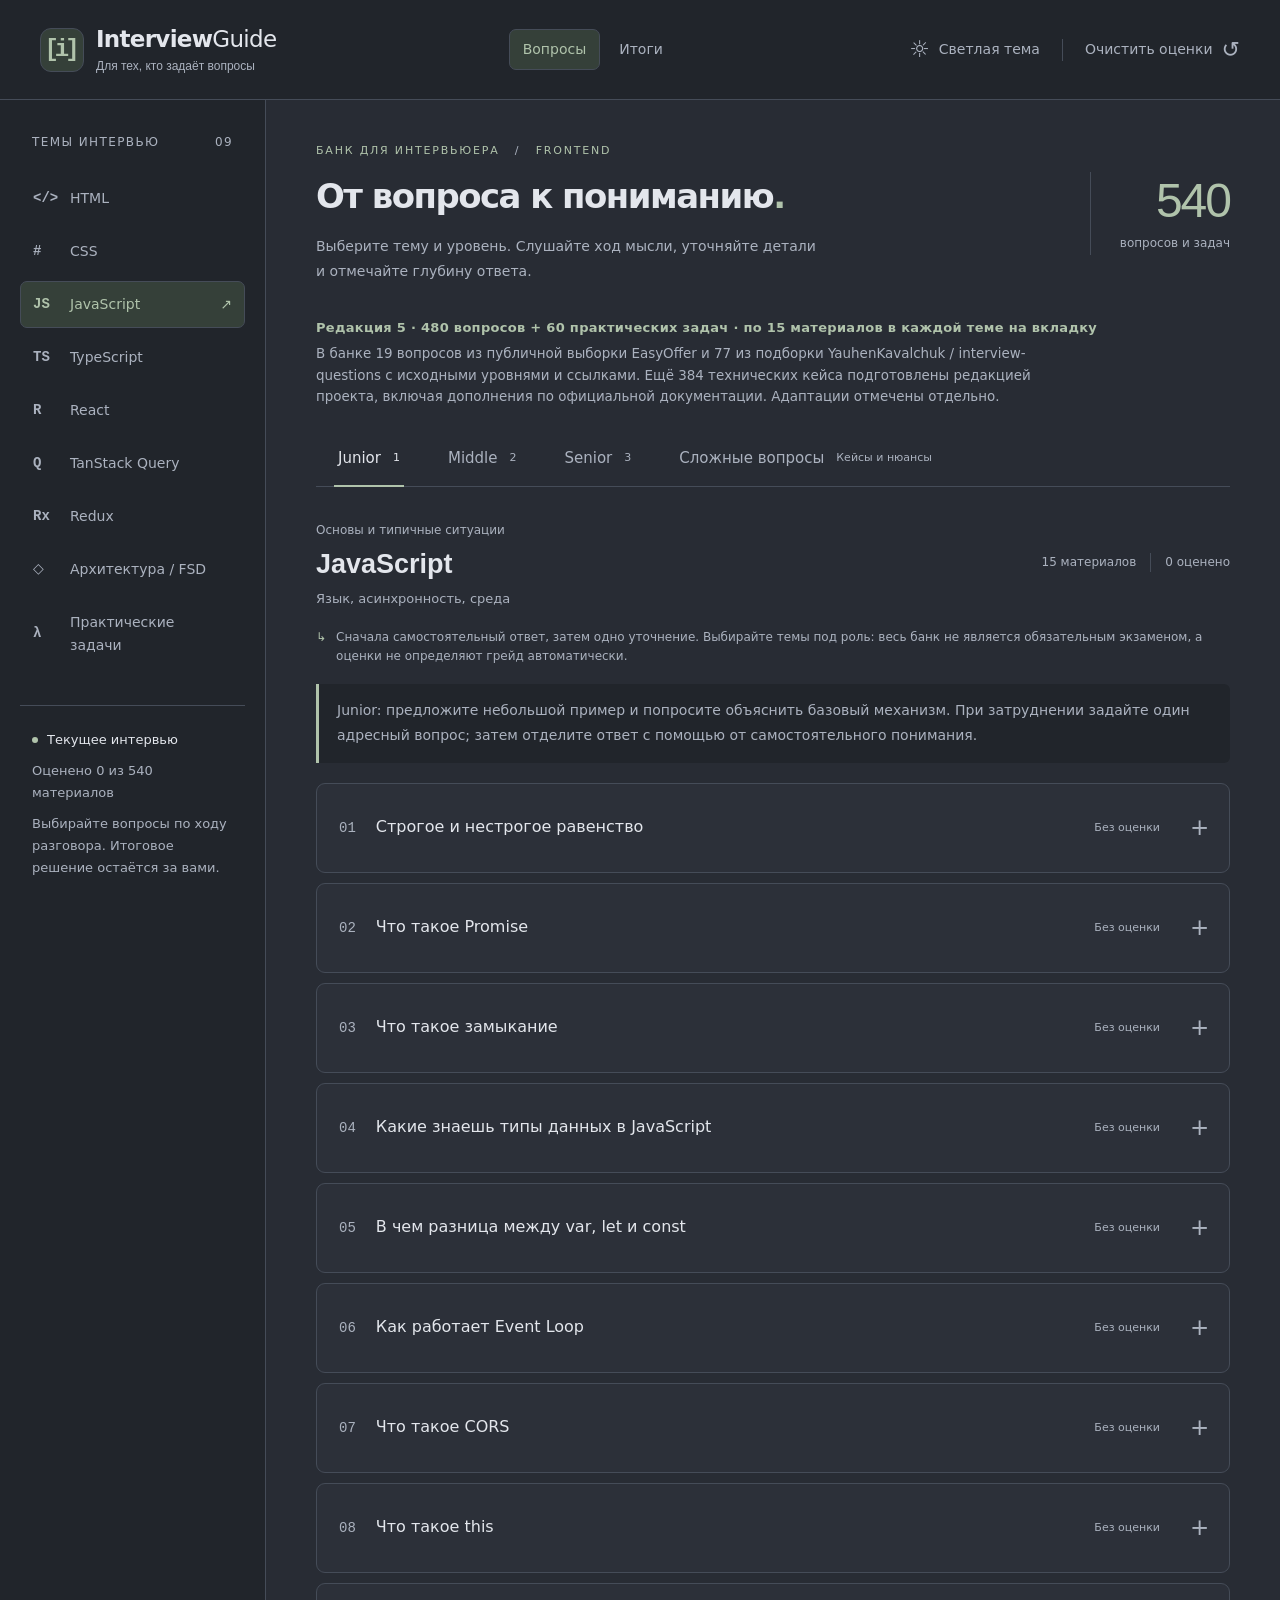
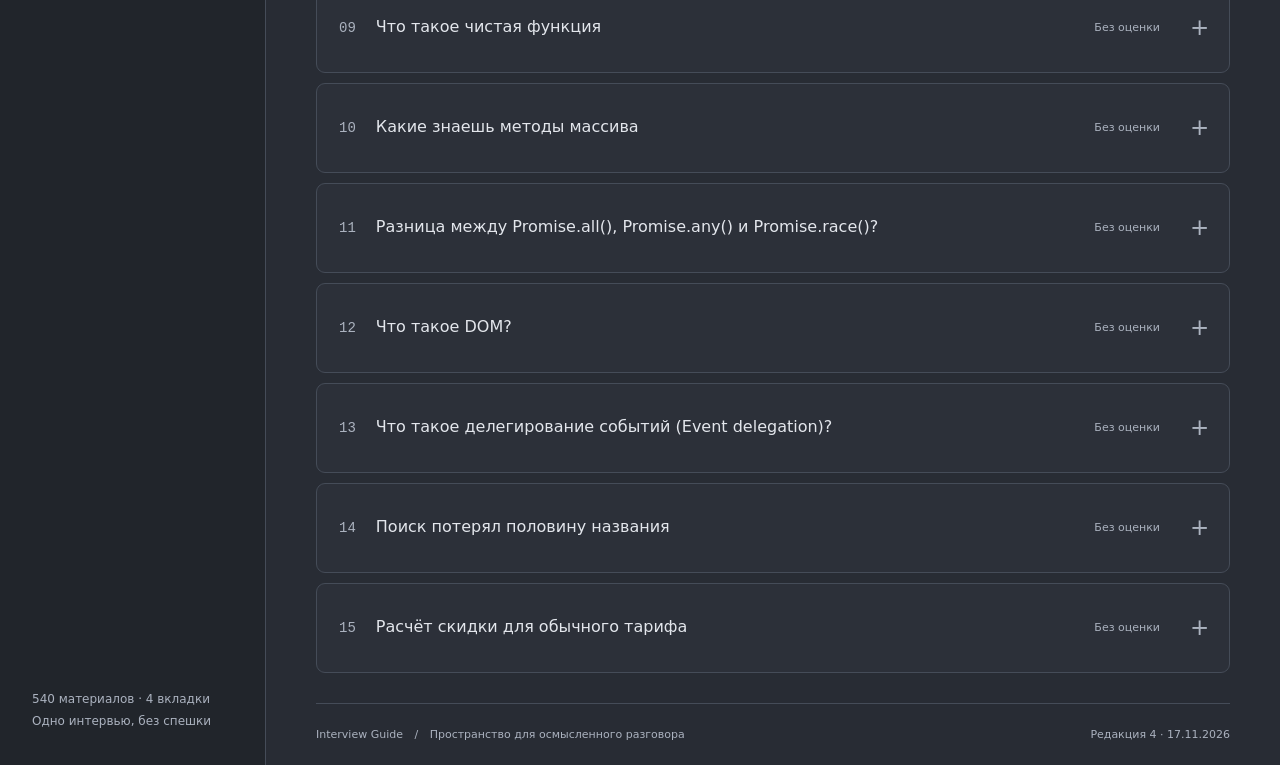
<file: index.html>
<!doctype html>
<html lang="ru" data-theme="dark">
<head>
<meta charset="utf-8"><meta name="viewport" content="width=device-width, initial-scale=1"><meta name="theme-color" content="#282c34">
<meta name="description" content="480 вопросов и 60 практических задач для фронтенд-интервью. Вопросы EasyOffer и GitHub, редакционные кейсы, ориентиры ответов и оценки интервью.">
<title>Interview Guide — материалы для интервьюера</title>
<style>html{background:#282c34;color:#abb2bf}html[data-theme=light]{background:#eae7df;color:#494d53}</style>
<script>try{if(localStorage.getItem('interview-guide.theme')==='light')document.documentElement.dataset.theme='light'}catch{}</script>
<link rel="stylesheet" href="styles.css?v=4-ui3">
<script defer src="data/catalog.js?v=5"></script>
<script defer src="data/html.js?v=5"></script><script defer src="data/css.js?v=5"></script><script defer src="data/javascript.js?v=5"></script><script defer src="data/typescript.js?v=5"></script><script defer src="data/react.js?v=5"></script><script defer src="data/tanstack-query.js?v=5"></script><script defer src="data/redux.js?v=5"></script><script defer src="data/architecture-fsd.js?v=5"></script><script defer src="data/coding.js?v=5"></script>
<script defer src="store.js?v=4"></script><script defer src="app.js?v=5"></script><script defer src="results-export.js?v=4-ui3"></script><script defer src="results.js?v=4-ui3"></script>
</head>
<body>
<a class="skip-link" href="#materials">Перейти к материалам</a>
<header class="topbar"><a href="#questions" class="brand" aria-label="Interview Guide, вопросы"><span class="brand-symbol" aria-hidden="true">[i]</span><span>Interview<span class="brand-light">Guide</span><small>Для тех, кто задаёт вопросы</small></span></a><nav class="screen-nav" aria-label="Разделы интервью"><a href="#questions" aria-current="page">Вопросы</a><a href="#results">Итоги</a></nav><div class="top-actions"><button id="theme-toggle" class="theme-toggle" role="switch" aria-checked="false" aria-label="Светлое оформление"><span id="theme-icon" aria-hidden="true">☼</span><span id="theme-label">Светлая тема</span></button><span class="action-separator"></span><button id="clear-ratings" class="clear-button">Очистить оценки <span aria-hidden="true">↺</span></button></div></header>
<div id="notices" class="notices global-notices" aria-live="polite"></div>
<div id="questions" class="workspace"><aside class="sidebar"><div class="sidebar-heading">Темы интервью <span>09</span></div><nav id="topic-nav" aria-label="Темы интервью"></nav><div class="interview-note"><span class="live-dot" aria-hidden="true"></span><strong>Текущее интервью</strong><p id="interview-progress">Подсчитываем материалы…</p><p>Выбирайте вопросы по ходу разговора. Итоговое решение остаётся за вами.</p></div><div class="sidebar-footer"><span id="sidebar-count"></span><br>Одно интервью, без спешки</div></aside>
<main id="materials" tabindex="-1"><div class="page-intro"><div><div class="eyebrow">БАНК ДЛЯ ИНТЕРВЬЮЕРА <span>/</span> FRONTEND</div><h1>От вопроса к пониманию<span>.</span></h1><p>Выберите тему и уровень. Слушайте ход мысли, уточняйте детали<br class="desktop-break"> и отмечайте глубину ответа.</p></div><div class="bank-count"><strong id="bank-count"></strong><span>вопросов и задач</span></div></div>
<p id="bank-revision" class="bank-revision">Редакция 5 · 480 вопросов + 60 практических задач · по 15 материалов в каждой теме на вкладку</p><p class="source-scope">В банке 19 вопросов из публичной выборки EasyOffer и 77 из подборки YauhenKavalchuk / interview-questions с исходными уровнями и ссылками. Ещё 384 технических кейса подготовлены редакцией проекта, включая дополнения по официальной документации. Адаптации отмечены отдельно.</p><div id="level-tabs" class="level-tabs" role="tablist" aria-label="Уровень материалов"></div>
<section id="material-panel" role="tabpanel" aria-labelledby="tab-junior"><div class="list-heading"><div><span id="topic-kicker" class="topic-kicker"></span><h2 id="topic-title">JavaScript</h2><p id="topic-description"></p></div><div class="list-meta"><span id="list-count"></span><span id="list-progress">0 оценено</span></div></div><div class="reading-hint"><span aria-hidden="true">↳</span> Сначала самостоятельный ответ, затем одно уточнение. Выбирайте темы под роль: весь банк не является обязательным экзаменом, а оценки не определяют грейд автоматически.</div><p id="level-guidance" class="level-guidance"></p><div id="material-list" class="material-list"></div></section>
<footer class="main-footer"><span>Interview Guide <span aria-hidden="true">/</span> Пространство для осмысленного разговора</span><span>Редакция 4 · 17.11.2026</span></footer></main></div>
<main id="results" class="results-screen" tabindex="-1" hidden aria-labelledby="results-title"><div class="page-intro"><div><div class="eyebrow">ТЕКУЩЕЕ ИНТЕРВЬЮ <span>/</span> ИТОГИ</div><h1 id="results-title">Разговор в деталях<span>.</span></h1><p>Каждый круг — отдельный уровень материалов. Размер сектора показывает долю темы<br class="desktop-break"> среди оценённых вопросов этого уровня, включая отметку «Не ответил».</p></div></div><p id="results-progress" class="results-progress"></p><p class="results-guidance">Выберите тему в круге или легенде, чтобы увидеть четыре оценки и покрытие доступных материалов этой темы. Вопросы без отметки не входят в диаграмму. Итоговое решение остаётся за вами.</p><div id="results-export" class="results-export" role="group" aria-label="Скачать итоги интервью"><button type="button" data-export="docx">Скачать Word (.docx)</button><button type="button" data-export="xlsx">Скачать Excel (.xlsx)</button></div><p id="export-status" class="export-status" role="status" aria-live="polite"></p><div id="results-grid" class="results-grid"></div><footer class="main-footer"><span>Interview Guide <span aria-hidden="true">/</span> Одно интервью, четыре уровня материалов</span><span>Доли тем не означают процент знания</span></footer></main>
<dialog id="clear-dialog" aria-labelledby="clear-title"><span class="dialog-symbol" aria-hidden="true">↺</span><h2 id="clear-title">Начать новое интервью?</h2><p>Очистить оценки текущего интервью во всех темах и уровнях?</p><form method="dialog" class="dialog-actions"><button value="cancel" autofocus>Отмена</button><button value="clear" class="confirm-clear">Очистить</button></form></dialog>
<noscript><p class="notice">Включите JavaScript, чтобы открыть вопросы и сохранить оценки.</p></noscript>
</body></html>
</file>
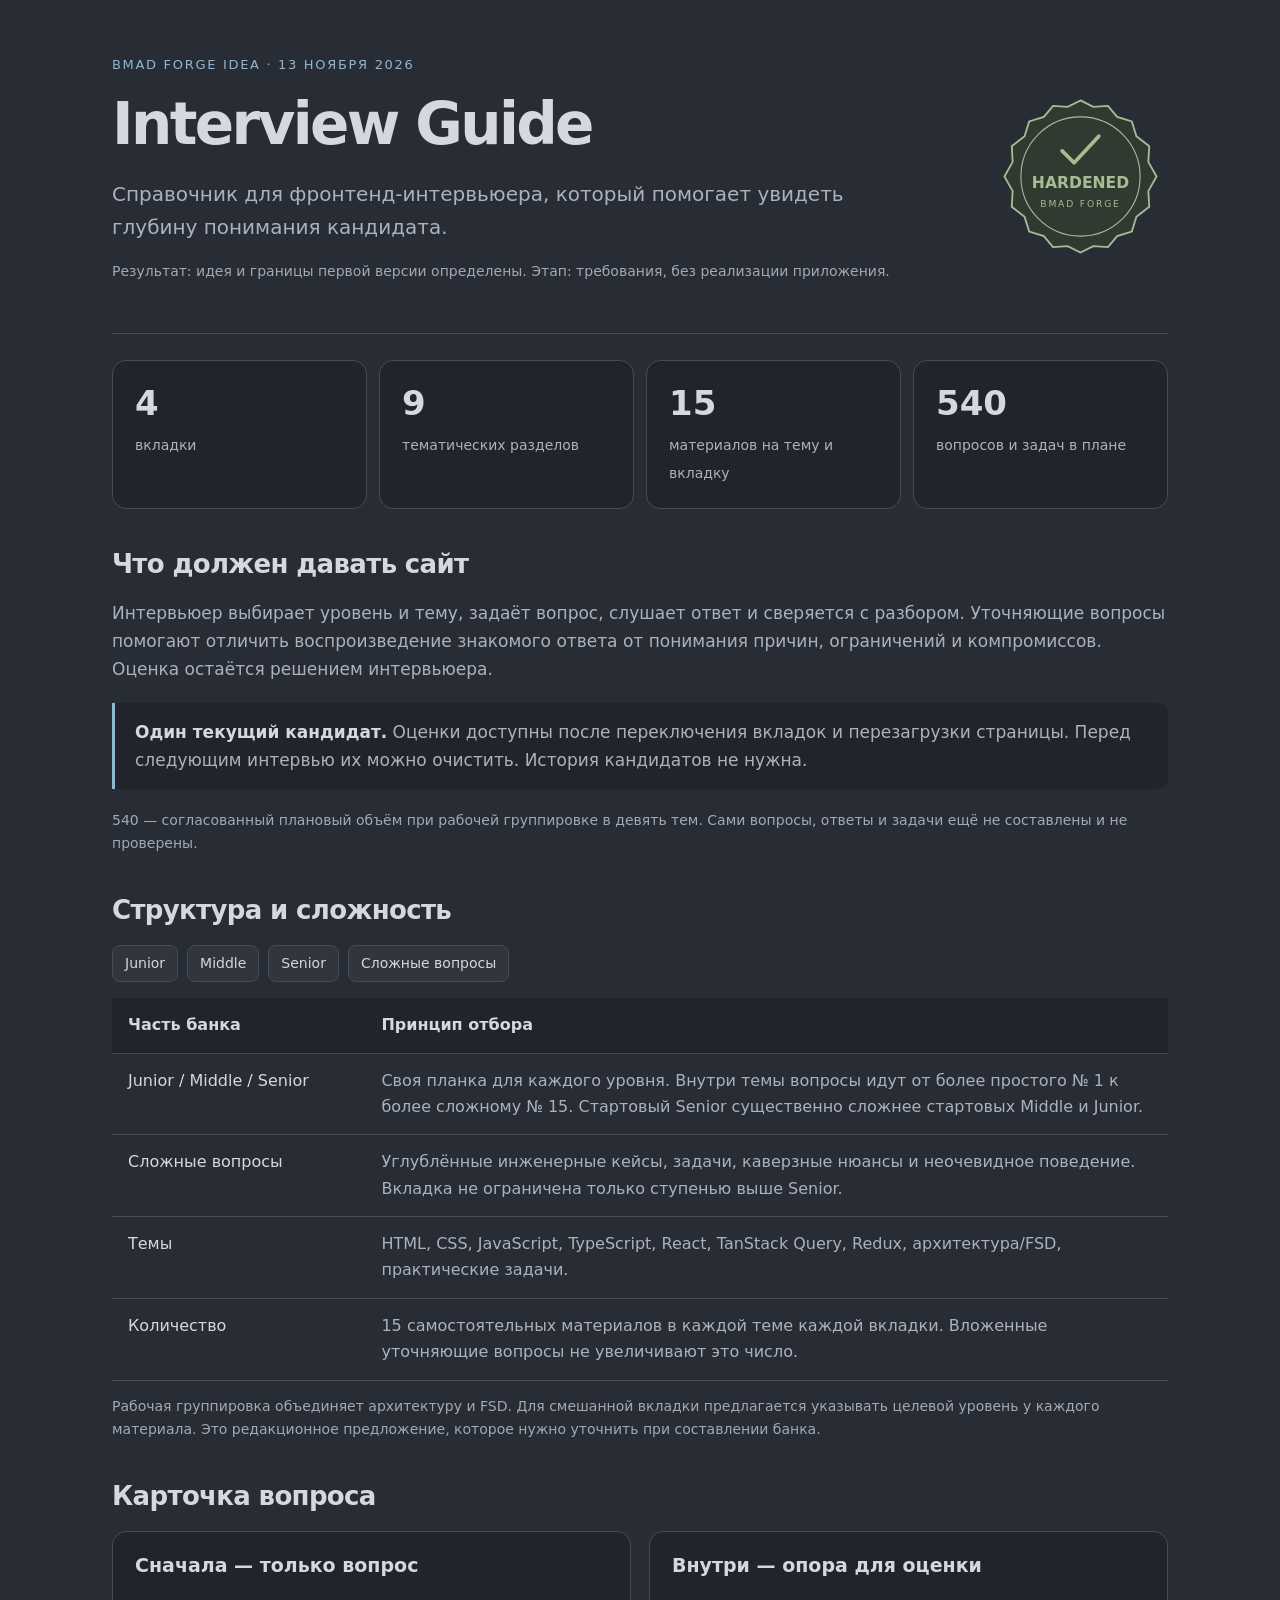
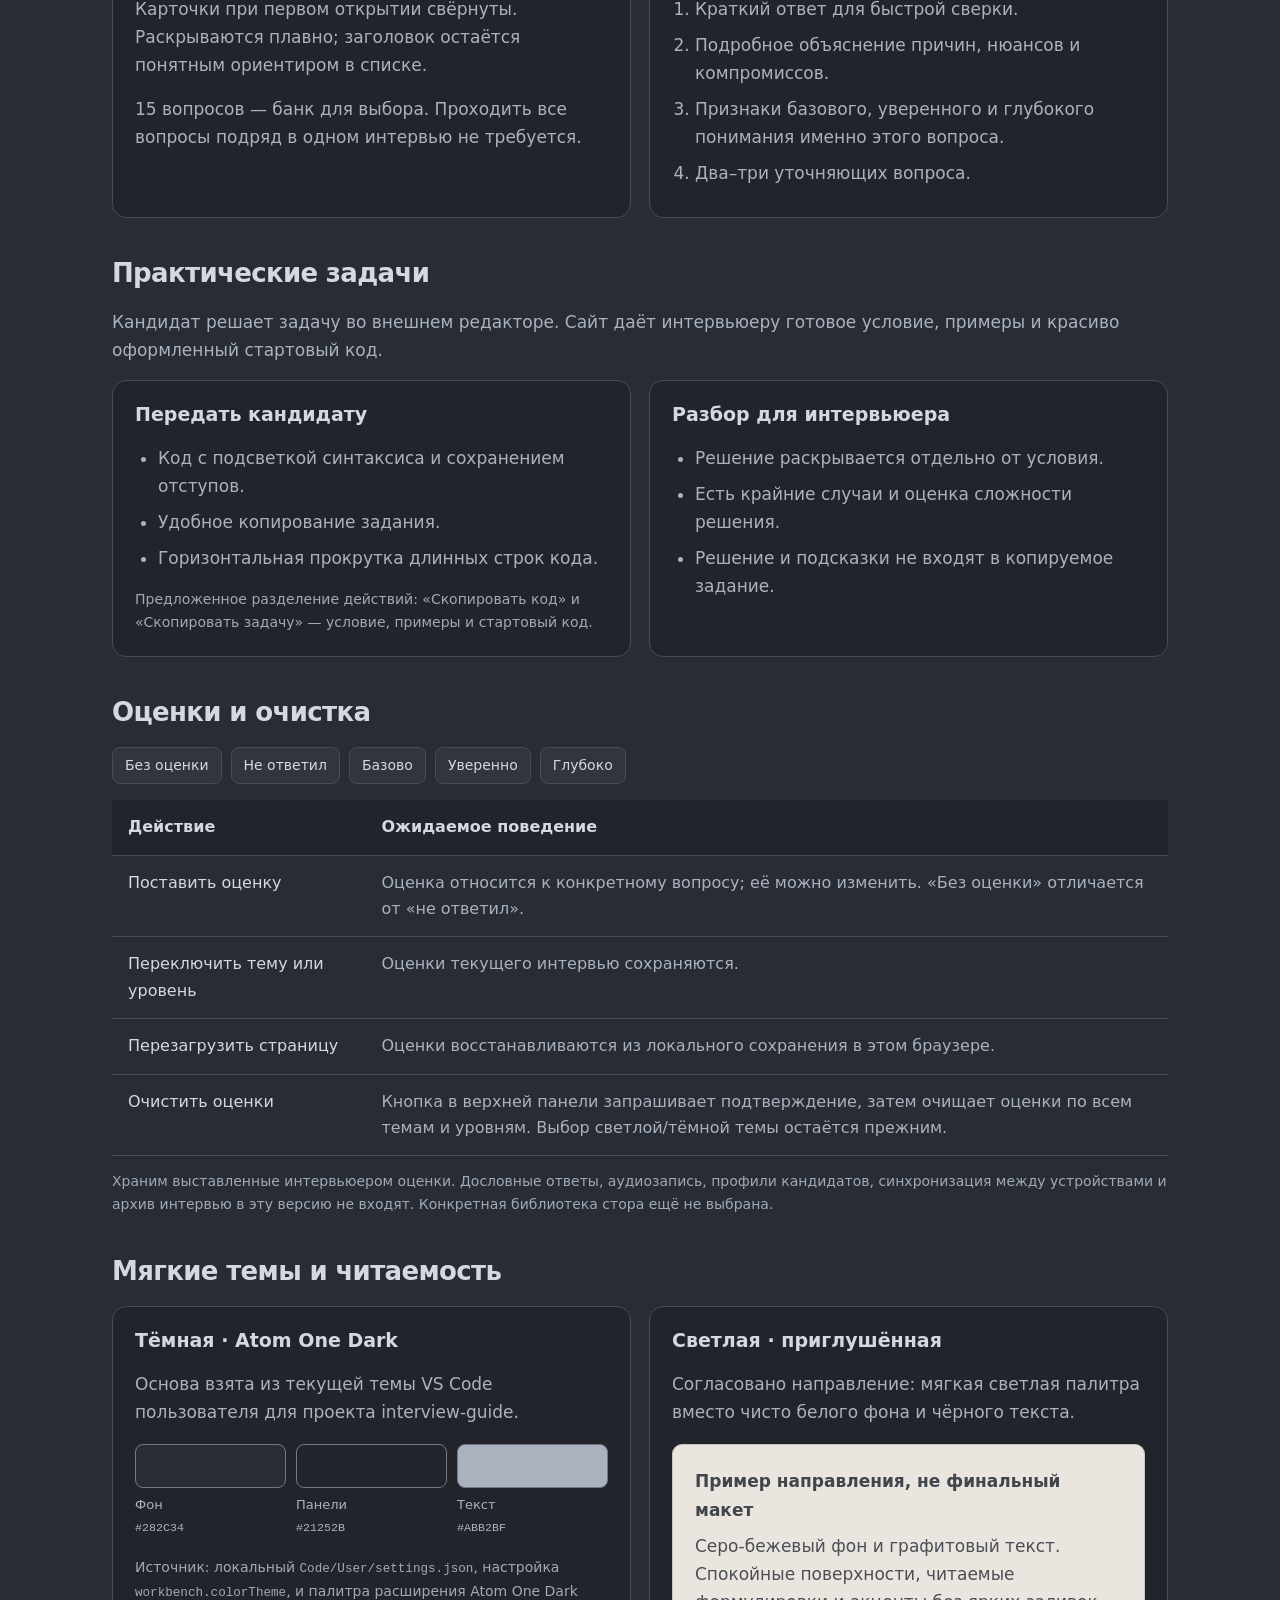
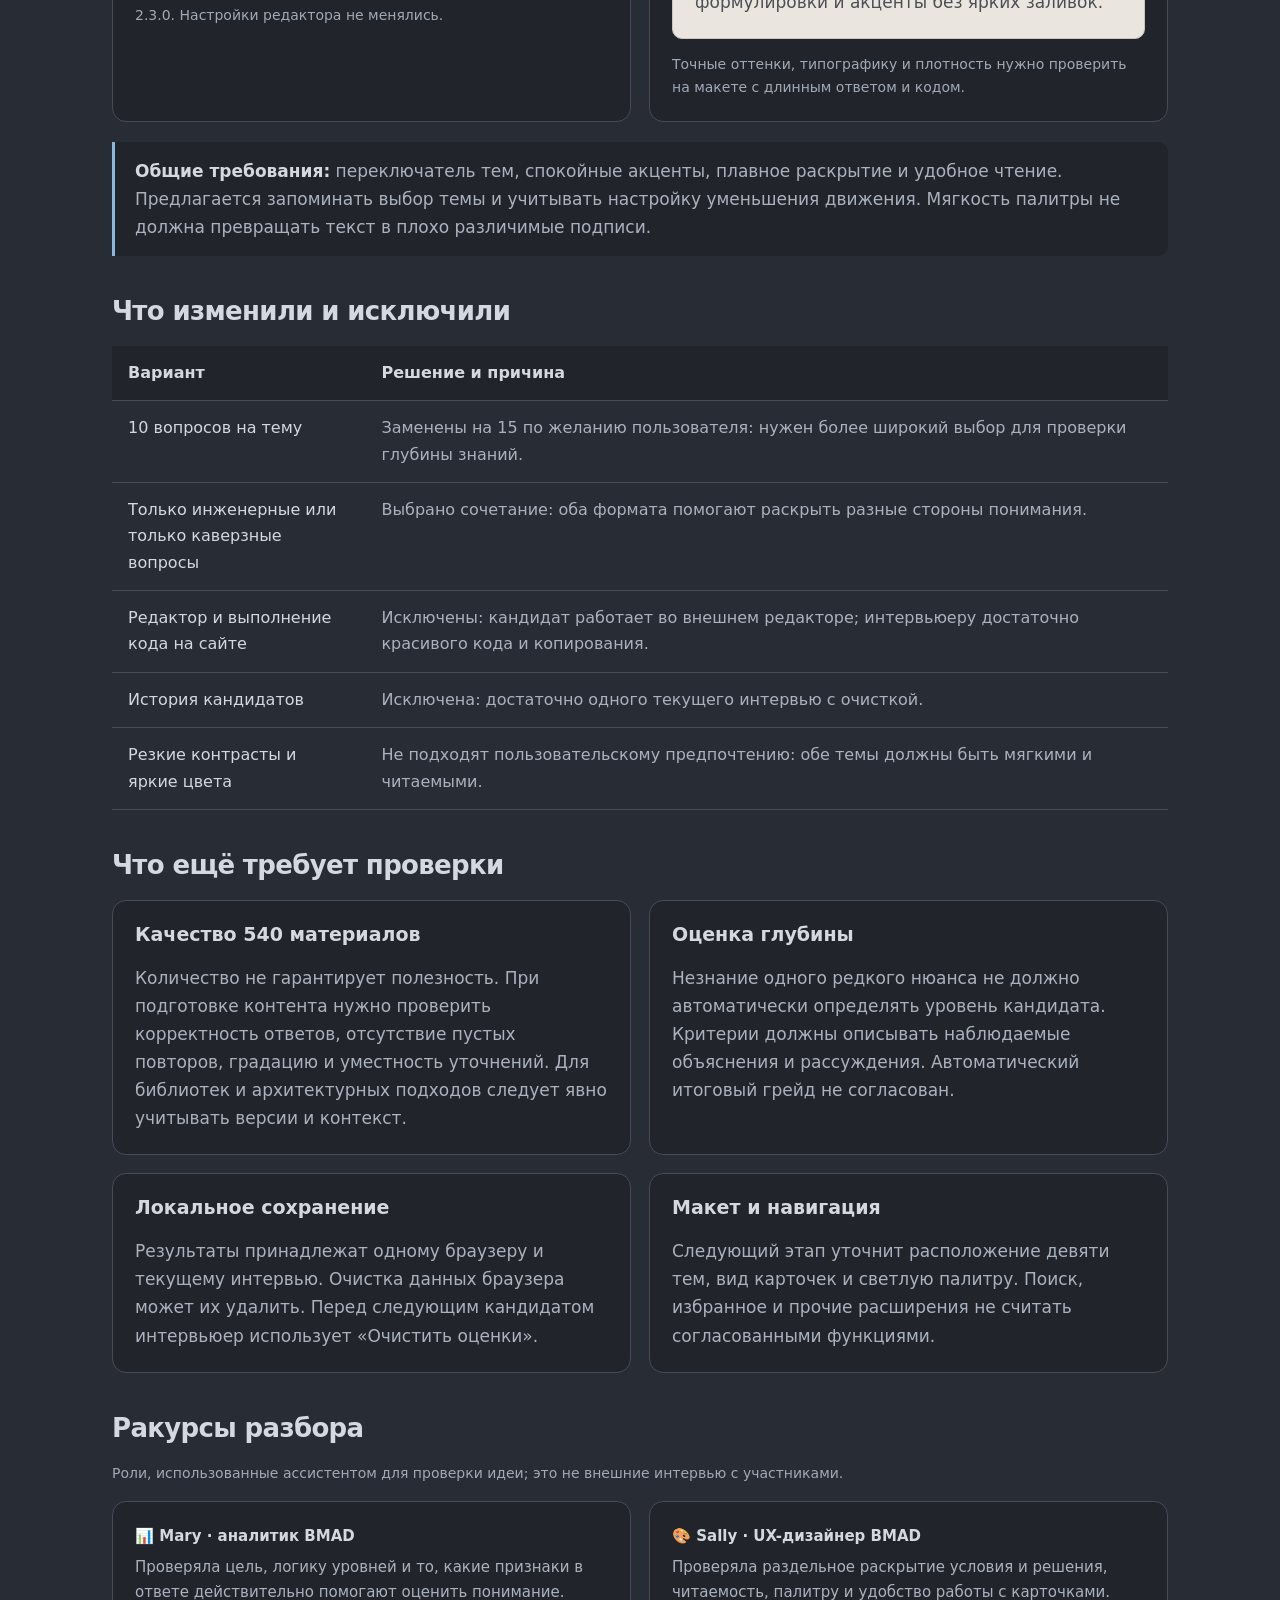
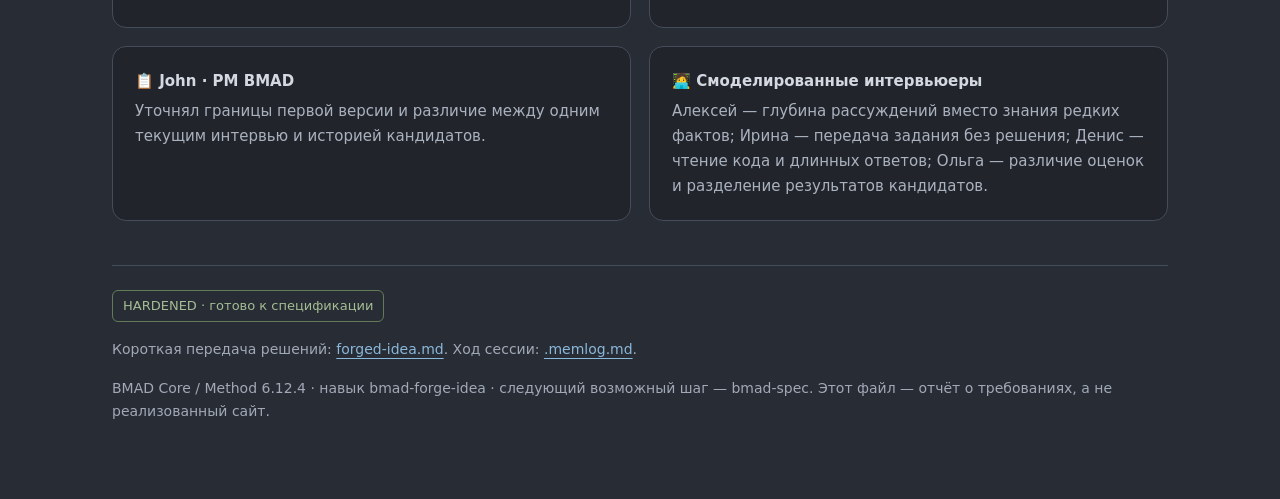
<file: _bmad-output/forge/interview-guide/forge-report.html>
<!doctype html>
<html lang="ru">
<head>
  <meta charset="utf-8">
  <meta name="viewport" content="width=device-width, initial-scale=1">
  <meta name="color-scheme" content="dark">
  <title>Interview Guide — результат разбора BMAD Forge</title>
  <style>
    :root{color-scheme:dark;--bg:#282c34;--panel:#21252b;--raised:#30353e;--text:#abb2bf;--heading:#d4d8e1;--muted:#a1a9b7;--border:#454c59;--blue:#8ab8da;--green:#a5bd94;--amber:#d8bc8b}
    *{box-sizing:border-box}body{margin:0;background:var(--bg);color:var(--text);font:17px/1.65 system-ui,-apple-system,"Segoe UI",sans-serif}main{max-width:1120px;margin:auto;padding:54px 32px 60px}h1,h2,h3{color:var(--heading);line-height:1.22;margin:0 0 18px}h1{font-size:clamp(34px,5vw,58px);letter-spacing:-.045em}h2{font-size:26px;letter-spacing:-.025em}h3{font-size:19px}p{margin:0 0 16px}a{color:var(--blue);text-underline-offset:4px}strong{color:var(--heading)}header{display:grid;grid-template-columns:1fr 170px;gap:30px;align-items:center;padding-bottom:34px;border-bottom:1px solid var(--border)}.eyebrow{font-size:13px;letter-spacing:.13em;text-transform:uppercase;color:var(--blue);margin-bottom:14px}.lead{font-size:20px;max-width:780px}.meta,.small{font-size:14px;color:var(--muted)}.stamp{width:165px;height:165px;color:var(--green)}section{margin-top:40px}.metrics{display:grid;grid-template-columns:repeat(4,1fr);gap:12px;margin-top:26px}.metric,.card{background:var(--panel);border:1px solid var(--border);border-radius:14px;padding:22px}.metric b{display:block;color:var(--heading);font-size:34px;line-height:1.2;margin-bottom:6px}.metric span{font-size:14px}.grid{display:grid;grid-template-columns:1fr 1fr;gap:18px}.wide{grid-column:1/-1}.chips{display:flex;gap:9px;flex-wrap:wrap;margin:16px 0}.chip{padding:6px 12px;border:1px solid var(--border);border-radius:8px;background:var(--raised);font-size:14px;color:var(--heading)}ul,ol{margin:12px 0 0;padding-left:23px}li{margin:8px 0}.callout{border-left:3px solid var(--blue);padding:15px 20px;background:var(--panel);border-radius:0 10px 10px 0;margin:20px 0}.callout p:last-child,.card p:last-child{margin-bottom:0}.table-wrap{overflow-x:auto}table{border-collapse:collapse;width:100%;font-size:16px}th,td{text-align:left;vertical-align:top;padding:14px 16px;border-bottom:1px solid var(--border)}th{color:var(--heading);font-weight:600;background:var(--panel)}td:first-child{color:var(--heading);width:24%}code{font-family:"Hack Nerd Font Mono",Consolas,monospace;font-size:.9em}.swatches{display:grid;grid-template-columns:repeat(3,1fr);gap:10px;margin:18px 0}.swatch{font-size:13px}.swatch i{display:block;height:44px;border:1px solid #727987;border-radius:8px;margin-bottom:6px}.light-preview{background:#eae6df;color:#4b4e54;padding:22px;border-radius:10px;border:1px solid #cac5bd;margin-top:18px}.light-preview strong{color:#41454c}.light-preview p{margin:8px 0 0}.role{font-size:15px}.role strong{display:block;margin-bottom:6px}.status{display:inline-block;color:var(--green);border:1px solid #647b5a;padding:4px 10px;border-radius:6px;font-size:13px}.muted-label{color:var(--amber);font-size:14px}footer{margin-top:44px;border-top:1px solid var(--border);padding-top:24px;font-size:14px;color:var(--muted)}@media(max-width:720px){main{padding:30px 18px}header{grid-template-columns:1fr;gap:16px}.stamp{width:125px;height:125px}.grid{grid-template-columns:1fr}.metrics{grid-template-columns:repeat(2,1fr)}h2{font-size:23px}.card{padding:19px}th,td{padding:12px}td:first-child{width:35%}}@media print{body{background:#eae6df;color:#40444b}main{max-width:none;padding:20px}h1,h2,h3,strong{color:#30353e}.card,.metric,.callout,th{background:#e1ddd6;color:#40444b}.metric b,.chip,td:first-child{color:#30353e}.meta,.small,footer{color:#50555e}.card,section,header{break-inside:avoid}a{color:#3c5c79}.chips .chip{background:#e1ddd6}}
  </style>
</head>
<body>
<main>
  <header>
    <div>
      <p class="eyebrow">BMAD Forge Idea · 13 ноября 2026</p>
      <h1>Interview Guide</h1>
      <p class="lead">Справочник для фронтенд-интервьюера, который помогает увидеть глубину понимания кандидата.</p>
      <p class="meta">Результат: идея и границы первой версии определены. Этап: требования, без реализации приложения.</p>
    </div>
    <svg class="stamp" viewBox="0 0 180 180" role="img" aria-labelledby="seal-title">
      <title id="seal-title">HARDENED — идея определена для дальнейшего планирования</title>
      <path d="M90 7 104 14 120 13 130 25 146 30 151 46 165 57 164 74 173 90 164 106 165 123 151 134 146 150 130 155 120 167 104 166 90 173 76 166 60 167 50 155 34 150 29 134 15 123 16 106 7 90 16 74 15 57 29 46 34 30 50 25 60 13 76 14Z" fill="#303a30" stroke="currentColor" stroke-width="2"/>
      <circle cx="90" cy="90" r="65" fill="none" stroke="currentColor" stroke-width="1.2"/>
      <path d="m70 62 13 13 27-29" fill="none" stroke="currentColor" stroke-width="4" stroke-linecap="round" stroke-linejoin="round"/>
      <text x="90" y="102" fill="currentColor" font-family="system-ui,sans-serif" font-size="17" font-weight="700" text-anchor="middle">HARDENED</text>
      <text x="90" y="123" fill="currentColor" font-family="system-ui,sans-serif" font-size="10" letter-spacing="2" text-anchor="middle">BMAD FORGE</text>
    </svg>
  </header>

  <div class="metrics" aria-label="Объём банка вопросов">
    <div class="metric"><b>4</b><span>вкладки</span></div>
    <div class="metric"><b>9</b><span>тематических разделов</span></div>
    <div class="metric"><b>15</b><span>материалов на тему и вкладку</span></div>
    <div class="metric"><b>540</b><span>вопросов и задач в плане</span></div>
  </div>

  <section aria-labelledby="purpose">
    <h2 id="purpose">Что должен давать сайт</h2>
    <p>Интервьюер выбирает уровень и тему, задаёт вопрос, слушает ответ и сверяется с разбором. Уточняющие вопросы помогают отличить воспроизведение знакомого ответа от понимания причин, ограничений и компромиссов. Оценка остаётся решением интервьюера.</p>
    <div class="callout"><p><strong>Один текущий кандидат.</strong> Оценки доступны после переключения вкладок и перезагрузки страницы. Перед следующим интервью их можно очистить. История кандидатов не нужна.</p></div>
    <p class="small">540 — согласованный плановый объём при рабочей группировке в девять тем. Сами вопросы, ответы и задачи ещё не составлены и не проверены.</p>
  </section>

  <section aria-labelledby="content">
    <h2 id="content">Структура и сложность</h2>
    <div class="chips" aria-label="Вкладки"><span class="chip">Junior</span><span class="chip">Middle</span><span class="chip">Senior</span><span class="chip">Сложные вопросы</span></div>
    <div class="table-wrap"><table>
      <thead><tr><th>Часть банка</th><th>Принцип отбора</th></tr></thead>
      <tbody>
        <tr><td>Junior / Middle / Senior</td><td>Своя планка для каждого уровня. Внутри темы вопросы идут от более простого № 1 к более сложному № 15. Стартовый Senior существенно сложнее стартовых Middle и Junior.</td></tr>
        <tr><td>Сложные вопросы</td><td>Углублённые инженерные кейсы, задачи, каверзные нюансы и неочевидное поведение. Вкладка не ограничена только ступенью выше Senior.</td></tr>
        <tr><td>Темы</td><td>HTML, CSS, JavaScript, TypeScript, React, TanStack Query, Redux, архитектура/FSD, практические задачи.</td></tr>
        <tr><td>Количество</td><td>15 самостоятельных материалов в каждой теме каждой вкладки. Вложенные уточняющие вопросы не увеличивают это число.</td></tr>
      </tbody>
    </table></div>
    <p class="small" style="margin-top:14px">Рабочая группировка объединяет архитектуру и FSD. Для смешанной вкладки предлагается указывать целевой уровень у каждого материала. Это редакционное предложение, которое нужно уточнить при составлении банка.</p>
  </section>

  <section aria-labelledby="question">
    <h2 id="question">Карточка вопроса</h2>
    <div class="grid">
      <article class="card">
        <h3>Сначала — только вопрос</h3>
        <p>Карточки при первом открытии свёрнуты. Раскрываются плавно; заголовок остаётся понятным ориентиром в списке.</p>
        <p>15 вопросов — банк для выбора. Проходить все вопросы подряд в одном интервью не требуется.</p>
      </article>
      <article class="card">
        <h3>Внутри — опора для оценки</h3>
        <ol>
          <li>Краткий ответ для быстрой сверки.</li>
          <li>Подробное объяснение причин, нюансов и компромиссов.</li>
          <li>Признаки базового, уверенного и глубокого понимания именно этого вопроса.</li>
          <li>Два–три уточняющих вопроса.</li>
        </ol>
      </article>
    </div>
  </section>

  <section aria-labelledby="practice">
    <h2 id="practice">Практические задачи</h2>
    <p>Кандидат решает задачу во внешнем редакторе. Сайт даёт интервьюеру готовое условие, примеры и красиво оформленный стартовый код.</p>
    <div class="grid">
      <article class="card"><h3>Передать кандидату</h3><ul><li>Код с подсветкой синтаксиса и сохранением отступов.</li><li>Удобное копирование задания.</li><li>Горизонтальная прокрутка длинных строк кода.</li></ul><p class="small" style="margin-top:16px">Предложенное разделение действий: «Скопировать код» и «Скопировать задачу» — условие, примеры и стартовый код.</p></article>
      <article class="card"><h3>Разбор для интервьюера</h3><ul><li>Решение раскрывается отдельно от условия.</li><li>Есть крайние случаи и оценка сложности решения.</li><li>Решение и подсказки не входят в копируемое задание.</li></ul></article>
    </div>
  </section>

  <section aria-labelledby="ratings">
    <h2 id="ratings">Оценки и очистка</h2>
    <div class="chips"><span class="chip">Без оценки</span><span class="chip">Не ответил</span><span class="chip">Базово</span><span class="chip">Уверенно</span><span class="chip">Глубоко</span></div>
    <div class="table-wrap"><table>
      <thead><tr><th>Действие</th><th>Ожидаемое поведение</th></tr></thead>
      <tbody>
        <tr><td>Поставить оценку</td><td>Оценка относится к конкретному вопросу; её можно изменить. «Без оценки» отличается от «не ответил».</td></tr>
        <tr><td>Переключить тему или уровень</td><td>Оценки текущего интервью сохраняются.</td></tr>
        <tr><td>Перезагрузить страницу</td><td>Оценки восстанавливаются из локального сохранения в этом браузере.</td></tr>
        <tr><td>Очистить оценки</td><td>Кнопка в верхней панели запрашивает подтверждение, затем очищает оценки по всем темам и уровням. Выбор светлой/тёмной темы остаётся прежним.</td></tr>
      </tbody>
    </table></div>
    <p class="small" style="margin-top:14px">Храним выставленные интервьюером оценки. Дословные ответы, аудиозапись, профили кандидатов, синхронизация между устройствами и архив интервью в эту версию не входят. Конкретная библиотека стора ещё не выбрана.</p>
  </section>

  <section aria-labelledby="visual">
    <h2 id="visual">Мягкие темы и читаемость</h2>
    <div class="grid">
      <article class="card">
        <h3>Тёмная · Atom One Dark</h3>
        <p>Основа взята из текущей темы VS Code пользователя для проекта interview-guide.</p>
        <div class="swatches">
          <div class="swatch"><i style="background:#282c34"></i>Фон<br><code>#282C34</code></div>
          <div class="swatch"><i style="background:#21252b"></i>Панели<br><code>#21252B</code></div>
          <div class="swatch"><i style="background:#abb2bf"></i>Текст<br><code>#ABB2BF</code></div>
        </div>
        <p class="small">Источник: локальный <code>Code/User/settings.json</code>, настройка <code>workbench.colorTheme</code>, и палитра расширения Atom One Dark 2.3.0. Настройки редактора не менялись.</p>
      </article>
      <article class="card">
        <h3>Светлая · приглушённая</h3>
        <p>Согласовано направление: мягкая светлая палитра вместо чисто белого фона и чёрного текста.</p>
        <div class="light-preview"><strong>Пример направления, не финальный макет</strong><p>Серо-бежевый фон и графитовый текст. Спокойные поверхности, читаемые формулировки и акценты без ярких заливок.</p></div>
        <p class="small" style="margin-top:14px">Точные оттенки, типографику и плотность нужно проверить на макете с длинным ответом и кодом.</p>
      </article>
    </div>
    <div class="callout"><p><strong>Общие требования:</strong> переключатель тем, спокойные акценты, плавное раскрытие и удобное чтение. Предлагается запоминать выбор темы и учитывать настройку уменьшения движения. Мягкость палитры не должна превращать текст в плохо различимые подписи.</p></div>
  </section>

  <section aria-labelledby="rejected">
    <h2 id="rejected">Что изменили и исключили</h2>
    <div class="table-wrap"><table>
      <thead><tr><th>Вариант</th><th>Решение и причина</th></tr></thead>
      <tbody>
        <tr><td>10 вопросов на тему</td><td>Заменены на 15 по желанию пользователя: нужен более широкий выбор для проверки глубины знаний.</td></tr>
        <tr><td>Только инженерные или только каверзные вопросы</td><td>Выбрано сочетание: оба формата помогают раскрыть разные стороны понимания.</td></tr>
        <tr><td>Редактор и выполнение кода на сайте</td><td>Исключены: кандидат работает во внешнем редакторе; интервьюеру достаточно красивого кода и копирования.</td></tr>
        <tr><td>История кандидатов</td><td>Исключена: достаточно одного текущего интервью с очисткой.</td></tr>
        <tr><td>Резкие контрасты и яркие цвета</td><td>Не подходят пользовательскому предпочтению: обе темы должны быть мягкими и читаемыми.</td></tr>
      </tbody>
    </table></div>
  </section>

  <section aria-labelledby="remaining">
    <h2 id="remaining">Что ещё требует проверки</h2>
    <div class="grid">
      <article class="card"><h3>Качество 540 материалов</h3><p>Количество не гарантирует полезность. При подготовке контента нужно проверить корректность ответов, отсутствие пустых повторов, градацию и уместность уточнений. Для библиотек и архитектурных подходов следует явно учитывать версии и контекст.</p></article>
      <article class="card"><h3>Оценка глубины</h3><p>Незнание одного редкого нюанса не должно автоматически определять уровень кандидата. Критерии должны описывать наблюдаемые объяснения и рассуждения. Автоматический итоговый грейд не согласован.</p></article>
      <article class="card"><h3>Локальное сохранение</h3><p>Результаты принадлежат одному браузеру и текущему интервью. Очистка данных браузера может их удалить. Перед следующим кандидатом интервьюер использует «Очистить оценки».</p></article>
      <article class="card"><h3>Макет и навигация</h3><p>Следующий этап уточнит расположение девяти тем, вид карточек и светлую палитру. Поиск, избранное и прочие расширения не считать согласованными функциями.</p></article>
    </div>
  </section>

  <section aria-labelledby="voices">
    <h2 id="voices">Ракурсы разбора</h2>
    <p class="small">Роли, использованные ассистентом для проверки идеи; это не внешние интервью с участниками.</p>
    <div class="grid">
      <article class="card role"><strong>📊 Mary · аналитик BMAD</strong>Проверяла цель, логику уровней и то, какие признаки в ответе действительно помогают оценить понимание.</article>
      <article class="card role"><strong>🎨 Sally · UX-дизайнер BMAD</strong>Проверяла раздельное раскрытие условия и решения, читаемость, палитру и удобство работы с карточками.</article>
      <article class="card role"><strong>📋 John · PM BMAD</strong>Уточнял границы первой версии и различие между одним текущим интервью и историей кандидатов.</article>
      <article class="card role"><strong>🧑‍💻 Смоделированные интервьюеры</strong>Алексей — глубина рассуждений вместо знания редких фактов; Ирина — передача задания без решения; Денис — чтение кода и длинных ответов; Ольга — различие оценок и разделение результатов кандидатов.</article>
    </div>
  </section>

  <footer>
    <p><span class="status">HARDENED · готово к спецификации</span></p>
    <p>Короткая передача решений: <a href="forged-idea.md">forged-idea.md</a>. Ход сессии: <a href=".memlog.md">.memlog.md</a>.</p>
    <p>BMAD Core / Method 6.12.4 · навык bmad-forge-idea · следующий возможный шаг — bmad-spec. Этот файл — отчёт о требованиях, а не реализованный сайт.</p>
  </footer>
</main>
</body>
</html>
</file>
<file: styles.css>
:root{font-family:'Golos Text',system-ui,sans-serif;color-scheme:dark;--bg:#282c34;--panel:#21252b;--card:#2c3039;--hover:#343a44;--text:#abb2bf;--strong:#e3e6ec;--muted:#abb2bf;--border:#454c58;--accent:#b0c3ab;--accent-bg:#354039;--code:#21252b;--keyword:#d7afe9;--string:#b4cd9a;--number:#edbd91;--comment:#aab2bf;--focus:#c2d9f5;background:var(--bg);color:var(--text);font-synthesis:none;text-rendering:optimizeLegibility}
:root[data-theme=light]{color-scheme:light;--bg:#eae7df;--panel:#e2dfd7;--card:#f2efe8;--hover:#dedbd3;--text:#494d53;--strong:#30363a;--muted:#555a5e;--border:#a8a79f;--accent:#3e5b46;--accent-bg:#d7dfd2;--code:#e5e2da;--keyword:#75447d;--string:#3e6032;--number:#824b24;--comment:#595d62;--focus:#315c86}
*{box-sizing:border-box}body{margin:0;font-size:16px;line-height:1.6}button,input,textarea{font:inherit}button,a{-webkit-tap-highlight-color:transparent}button{color:inherit;cursor:pointer}button{border:1px solid var(--border);background:transparent;border-radius:7px}button:hover{background:var(--hover)}a{color:var(--accent);text-underline-offset:3px}button:focus-visible,a:focus-visible,summary:focus-visible,pre:focus-visible,textarea:focus-visible,main:focus-visible{outline:2px solid var(--focus);outline-offset:4px}h1,h2,h3,p{margin-top:0}h1,h2,h3{color:var(--strong)}h3{font-size:17px;margin-bottom:10px;font-weight:550}p{margin-bottom:16px}ul,ol{padding-left:24px}li+li{margin-top:6px}.skip-link{position:fixed;top:-100px;left:20px;z-index:20;padding:12px;background:var(--panel)}.skip-link:focus{top:12px}.topbar{height:100px;border-bottom:1px solid var(--border);display:flex;align-items:center;justify-content:space-between;padding:0 40px;background:var(--panel);gap:24px}.brand{display:flex;align-items:center;gap:12px;text-decoration:none;color:var(--strong);font-family:Manrope,system-ui,sans-serif;font-weight:750;line-height:1.25;font-size:23px;letter-spacing:-.7px}.brand-symbol{display:grid;place-items:center;width:44px;height:44px;background:var(--accent-bg);color:var(--accent);border:1px solid var(--border);border-radius:11px;font:600 24px ui-monospace,monospace;letter-spacing:-4px;padding-right:4px}.brand-light{font-weight:400}.brand small{display:block;font-family:'Golos Text',sans-serif;font-weight:400;font-size:12px;letter-spacing:0;margin-top:6px;color:var(--muted)}.top-actions{display:flex;align-items:center;gap:22px}.theme-toggle,.clear-button{padding:8px 0;border:0;display:flex;align-items:center;gap:9px;font-size:14px}.theme-toggle>span:first-child{font-size:23px;line-height:1}.action-separator{height:22px;width:1px;background:var(--border)}.clear-button>span{font-size:22px}.workspace{display:grid;grid-template-columns:266px minmax(0,1fr);min-height:calc(100vh - 100px)}.sidebar{background:var(--panel);border-right:1px solid var(--border);padding:33px 20px;display:flex;flex-direction:column;gap:23px}.sidebar-heading{display:flex;justify-content:space-between;padding:0 12px;font-size:12px;font-weight:500;text-transform:uppercase;letter-spacing:1.4px;color:var(--muted)}.sidebar nav{display:flex;flex-direction:column;gap:6px}.topic-button{border-color:transparent;display:flex;align-items:center;gap:12px;text-align:left;width:100%;padding:11px 12px;font-size:14px;line-height:1.6;min-height:47px}.topic-button.active{background:var(--accent-bg);color:var(--accent);border-color:var(--border)}.topic-icon{width:25px;flex-shrink:0;font-family:ui-monospace,monospace;font-size:14px;font-weight:600;color:var(--muted)}.active .topic-icon{color:var(--accent)}.topic-arrow{margin-left:auto}.interview-note{border-top:1px solid var(--border);padding:24px 12px 0;font-size:13px;margin-top:14px}.interview-note strong{font-weight:500;color:var(--strong)}.interview-note p{margin:9px 0 0;line-height:1.7}.live-dot{display:inline-block;width:6px;height:6px;border-radius:50%;background:var(--accent);margin-right:9px;vertical-align:middle}.sidebar-footer{font-size:12px;margin-top:auto;padding:30px 12px 0;color:var(--muted);line-height:1.8}main{padding:42px 50px 22px;min-width:0;max-width:1460px;width:100%;margin:0 auto}.page-intro{display:flex;align-items:center;justify-content:space-between;gap:24px;margin-bottom:34px}.eyebrow{font-size:11px;font-weight:500;letter-spacing:1.8px;margin-bottom:16px;color:var(--accent)}.eyebrow span{margin:0 10px;color:var(--muted)}h1{font-family:Manrope,system-ui,sans-serif;font-size:clamp(28px,2.65vw,42px);font-weight:550;line-height:1.25;letter-spacing:-1.5px;margin-bottom:16px}h1>span{color:var(--accent)}.page-intro p{font-size:14px;line-height:1.8;margin:0}.bank-count{text-align:right;min-width:140px;padding-left:20px;border-left:1px solid var(--border)}.bank-count strong{display:block;font-family:Manrope,sans-serif;font-size:48px;line-height:1.2;letter-spacing:-2px;font-weight:450;color:var(--accent)}.bank-count span{font-size:12px}.level-tabs{display:flex;gap:4px;border-bottom:1px solid var(--border)}.level-tabs button{border:none;border-radius:0;display:flex;align-items:center;gap:12px;padding:16px 22px;position:relative;font-size:15px;color:var(--muted)}.level-tabs button>span{font-size:11px}.level-tabs button[aria-selected=true]{color:var(--strong)}.level-tabs button[aria-selected=true]:after{content:'';position:absolute;height:2px;bottom:-1px;left:18px;right:18px;background:var(--accent)}.notices:not(:empty){margin-top:22px}.notice{padding:13px 16px;border:1px solid var(--border);border-left:3px solid var(--accent);border-radius:5px;background:var(--panel);font-size:14px}.list-heading{display:flex;align-items:center;justify-content:space-between;margin:29px 0 18px;gap:16px}.topic-kicker{font-size:12px;color:var(--muted)}.list-heading h2{font:550 27px/1.25 Manrope,sans-serif;margin:7px 0}.list-heading p{font-size:13px;margin:0}.list-meta{display:flex;gap:14px;font-size:12px}.list-meta span+span{border-left:1px solid var(--border);padding-left:14px}.reading-hint{display:flex;gap:10px;font-size:12px;margin:0 0 18px;color:var(--muted)}.reading-hint>span{color:var(--accent)}.material-list{display:flex;flex-direction:column;gap:10px}.material-card{background:var(--card);border:1px solid var(--border);border-radius:9px;min-width:0;overflow:clip}.material-card h2{margin:0;font:inherit}.card-trigger{width:100%;border:0;background:none;border-radius:8px;display:flex;align-items:center;text-align:left;padding:20px 22px;gap:20px;min-height:88px}.card-trigger:hover{background:var(--hover)}.card-trigger:focus-visible{outline-offset:-5px}.ordinal{font:14px ui-monospace,monospace;color:var(--muted);flex-shrink:0}.card-title{color:var(--strong);font-size:16px;font-weight:450;line-height:1.55;flex:1;min-width:0;overflow-wrap:anywhere}.target-level{display:block;font-size:12px;font-weight:400;color:var(--muted);margin-top:6px}.rating-badge{font-size:11px;white-space:nowrap;padding:3px 9px;border-radius:5px;border:1px solid var(--border);font-weight:400}.rating-badge.unrated{border-color:transparent;color:var(--muted)}.rating-badge.basic,.rating-badge.confident,.rating-badge.deep{background:var(--accent-bg);color:var(--accent)}.expand-icon{font-size:23px;line-height:1;flex-shrink:0;color:var(--muted);width:17px;text-align:center}.card-disclosure{display:grid;grid-template-rows:0fr;visibility:hidden;transition:grid-template-rows .18s ease,visibility .18s}.card-disclosure.expanded{grid-template-rows:1fr;visibility:visible}.disclosure-inner{overflow:hidden;min-height:0}.card-body{border-top:1px solid var(--border);padding:27px 34px 28px 60px;overflow-wrap:anywhere}.card-body section{margin:25px 0}.analysis-content p,.analysis-content li,.card-body>p{font-size:16px;line-height:1.85}.answer{padding:18px 22px;background:var(--panel);border-left:2px solid var(--accent);border-radius:0 6px 6px 0}.answer p{color:var(--strong);margin:8px 0 0}.section-label,.candidate-label{font-size:12px;letter-spacing:.5px;color:var(--accent)}.criteria{margin:16px 0}.criteria>div{display:grid;grid-template-columns:130px minmax(0,1fr);gap:14px;border-top:1px solid var(--border);padding:13px 0}.criteria dt{color:var(--accent);font-size:14px}.criterion-mark{display:inline-block;width:22px;letter-spacing:1px}.criteria dd{margin:0;font-size:15px;line-height:1.75}.follow-ups{padding-left:22px}.references{font-size:13px;border-top:1px solid var(--border);padding-top:16px}.references summary{cursor:pointer;color:var(--muted)}.references p{font-size:13px;margin:12px 0}.references li{font-size:13px}.rating-control{border:0;border-top:1px solid var(--border);padding:23px 0 0;margin:30px 0 0;min-width:0}.rating-control legend{float:left;width:100%;font-size:14px;color:var(--strong);margin-bottom:14px;padding:0}.rating-options{display:flex;flex-wrap:wrap;gap:7px;clear:both}.rating-options button{font-size:13px;padding:7px 12px}.rating-options button.selected{background:var(--accent-bg);color:var(--accent);border-color:var(--accent)}.rating-options .remove-rating{border-color:transparent}.rating-control>p{font-size:12px;margin:12px 0 0}.candidate-label{margin-bottom:12px}.candidate-label>span{margin-right:5px}.example{background:var(--panel);border-radius:5px;padding:13px 16px;overflow-wrap:anywhere}.code-heading{display:flex;align-items:center;justify-content:space-between;gap:16px}.code-heading h3{margin:0}.text-button{border:0;font-size:13px;padding:8px 0}.text-button span{margin-left:6px}pre{max-width:100%;overflow:auto;background:var(--code);border:1px solid var(--border);border-radius:7px;padding:20px;font-size:14px;line-height:1.85;tab-size:2;color:var(--strong);white-space:pre;overflow-wrap:normal}code{font-family:'Cascadia Code','Consolas',ui-monospace,monospace}.token.comment,.token.prolog{color:var(--comment)}.token.keyword,.token.boolean{color:var(--keyword)}.token.string,.token.char{color:var(--string)}.token.number,.token.function{color:var(--number)}.token.operator,.token.punctuation{color:var(--text)}.secondary-button{padding:9px 15px;font-size:14px}.secondary-button span{margin-left:12px}.copy-status{font-size:13px;min-height:22px;margin:10px 0}.manual-copy{display:flex;flex-direction:column;gap:10px}.manual-copy label{font-size:14px}.manual-copy textarea{width:100%;max-width:100%;background:var(--code);color:var(--strong);padding:12px;font:14px/1.7 ui-monospace,monospace;white-space:pre;border:1px solid var(--border);border-radius:6px}.manual-copy button{align-self:flex-start;padding:6px 13px}.interviewer-divider{border-top:1px solid var(--border);margin:30px 0 16px;padding-top:14px;font-size:12px;color:var(--muted)}.analysis-toggle{width:100%;text-align:left;display:flex;align-items:center;justify-content:space-between;padding:12px 16px;font-size:14px;background:var(--panel);color:var(--accent)}.task-analysis{padding-top:22px;animation:appear .18s ease}.main-footer{display:flex;justify-content:space-between;gap:20px;font-size:11px;border-top:1px solid var(--border);margin-top:30px;padding-top:22px;color:var(--muted)}.main-footer span span{margin:0 8px}dialog{background:var(--card);color:var(--text);border:1px solid var(--border);border-radius:13px;padding:30px;max-width:480px;width:calc(100% - 32px)}dialog::backdrop{background:#101318b8}dialog h2{font:550 24px Manrope,sans-serif;margin:15px 0}dialog p{line-height:1.8}.dialog-symbol{font-size:26px;color:var(--accent)}.dialog-actions{display:flex;justify-content:flex-end;gap:12px;margin-top:25px}.dialog-actions button{padding:9px 20px}.confirm-clear{background:var(--accent-bg);color:var(--accent);border-color:var(--accent)}@keyframes appear{from{opacity:0}to{opacity:1}}
@media(min-width:1700px){main{padding-left:70px;padding-right:70px}.sidebar{padding-top:42px}}
@media(max-width:1100px){.workspace{grid-template-columns:225px minmax(0,1fr)}main{padding:30px 28px 20px}.topbar{padding:0 28px}.sidebar{padding:28px 12px}.bank-count{display:none}.level-tabs button{padding:15px 16px}.level-tabs button>span{display:none}.card-trigger{gap:13px;padding:18px}.card-body{padding:24px}.rating-badge{font-size:10px}.main-footer{flex-direction:column;gap:5px}}
@media(max-width:760px){.topbar{height:auto;min-height:92px;padding:19px 20px;flex-wrap:wrap;gap:16px}.brand{font-size:22px}.brand small{font-size:11px}.top-actions{margin-left:auto;gap:14px}.theme-toggle,.clear-button{font-size:12px}.workspace{display:block}.sidebar{border-right:0;border-bottom:1px solid var(--border);padding:20px;gap:14px}.sidebar-heading{padding:0;font-size:11px}.sidebar nav{display:grid;grid-template-columns:repeat(3,minmax(0,1fr));gap:5px}.topic-button{font-size:12px;padding:9px 7px;gap:5px;line-height:1.4;min-height:45px}.topic-icon{width:22px;font-size:12px}.topic-arrow{display:none}.interview-note,.sidebar-footer{display:none}main{padding:28px 20px 20px}.page-intro{margin-bottom:25px}.eyebrow{font-size:9px;letter-spacing:1.3px}h1{font-size:30px;letter-spacing:-1px}.page-intro p{font-size:13px}.desktop-break{display:none}.level-tabs{gap:0;justify-content:space-between}.level-tabs button{padding:13px 8px;font-size:13px}.level-tabs button[aria-selected=true]:after{left:8px;right:8px}.list-heading{margin-top:25px;align-items:flex-start}.list-heading h2{font-size:25px}.list-meta{flex-direction:column;gap:1px;font-size:11px;padding-top:6px;text-align:right;flex-shrink:0}.list-meta span+span{border:0;padding:0}.topic-kicker{font-size:11px}.reading-hint{font-size:11px}.card-trigger{display:grid;grid-template-columns:24px minmax(0,1fr) 16px;column-gap:10px;row-gap:8px;padding:16px;min-height:96px}.ordinal{grid-column:1;grid-row:1;font-size:12px;align-self:start;padding-top:4px}.card-title{grid-column:2;grid-row:1;font-size:16px}.expand-icon{grid-column:3;grid-row:1}.rating-badge{grid-column:2;grid-row:2;justify-self:start;font-size:11px;margin-left:-7px}.target-level{font-size:11px}.card-body{padding:20px 17px}.criteria>div{display:block}.criteria dt{margin-bottom:5px}.criteria dd{font-size:14px}.code-heading{align-items:flex-start;flex-wrap:wrap;gap:2px}pre{padding:14px}.rating-options{gap:6px}.rating-options button{font-size:12px;padding:8px 10px}.main-footer{font-size:10px}}
@media(max-width:420px){.topbar{padding:18px 16px}.top-actions{width:100%;justify-content:space-between;margin:0}.sidebar{padding:17px 12px}.topic-button{font-size:11px;gap:3px;padding:8px 4px}.topic-icon{width:21px;font-size:11px}main{padding:24px 14px 18px}h1{font-size:27px}.level-tabs button{font-size:12px;padding:13px 7px}.card-trigger{padding:15px 12px}.list-heading p{font-size:12px}.list-meta{font-size:10px}}
@media(prefers-reduced-motion:reduce){*,*::before,*::after{animation:none!important;transition:none!important;scroll-behavior:auto!important}}
@media(forced-colors:active){button{border:1px solid ButtonText}.level-tabs button[aria-selected=true]{border-bottom:3px solid Highlight}.rating-options button.selected{outline:2px solid Highlight}.topic-button.active{outline:2px solid Highlight}}

/* Готовая формулировка отделена от ответа и критериев интервьюера. */
.candidate-question{padding:21px 24px;background:var(--panel);border:1px solid var(--border);border-radius:8px;margin:0 0 26px}
.candidate-question h3{color:var(--accent);font-size:14px;margin:0 0 14px}
.question-wording{font-size:17px;line-height:1.85;white-space:pre-line;color:var(--strong);margin:0 0 18px}
.question-code{margin-top:20px}.question-code pre{margin-bottom:0}
@media(max-width:760px){.candidate-question{padding:18px 16px}.question-wording{font-size:16px}}
.question-guidance{font-size:13px;line-height:1.7;color:var(--muted);margin:0 0 16px}
.question-wording{max-width:75ch}
.bank-revision{color:var(--accent);font-size:13px;font-weight:600;letter-spacing:.3px;margin:0 0 12px}
.level-guidance{padding:14px 18px;margin:0 0 20px;border-left:3px solid var(--accent);background:var(--panel);font-size:14px;line-height:1.8;border-radius:0 6px 6px 0}
.assessment-guidance,.follow-up-guidance{font-size:13px;color:var(--muted);line-height:1.8;max-width:85ch}
.follow-ups{display:grid;gap:14px;margin-top:16px}
.follow-up{border:1px solid var(--border);border-radius:7px;padding:17px 19px;min-width:0;overflow-wrap:anywhere;background:var(--panel)}
.follow-up h4{font-size:13px;font-weight:600;color:var(--accent);margin:0 0 10px}
.follow-up-question{font-size:16px;margin-bottom:12px;max-width:75ch}
.follow-up-expected{font-size:14px;margin:0;line-height:1.8;max-width:85ch}
.follow-up-expected strong{font-weight:550;color:var(--strong)}
@media(max-width:760px){.level-guidance{font-size:13px;padding:12px 14px}.follow-up{padding:14px}.follow-up-question{font-size:15px}}

/* Оба экрана остаются в одном документе вместе с временными оценками. */
[hidden]{display:none!important}
.screen-nav{display:flex;gap:5px;flex-shrink:0}
.screen-nav a{padding:8px 13px;border:1px solid transparent;border-radius:7px;font-size:14px;text-decoration:none;color:var(--muted)}
.screen-nav a:hover{background:var(--hover)}
.screen-nav a[aria-current=page]{color:var(--accent);background:var(--accent-bg);border-color:var(--border)}
.global-notices:not(:empty){margin:20px 40px 0}
.global-notices .notice:last-child{margin-bottom:0}
:root{--topic-html:#d8a795;--topic-css:#a7bad9;--topic-javascript:#d6c28f;--topic-typescript:#8ebcc2;--topic-react:#a9b3d6;--topic-tanstack-query:#c0abc9;--topic-redux:#b4c49b;--topic-architecture-fsd:#d2abc0;--topic-coding:#a4c6b3}
:root[data-theme=light]{--topic-html:#b17c68;--topic-css:#7b94b9;--topic-javascript:#ab955b;--topic-typescript:#68969c;--topic-react:#858fba;--topic-tanstack-query:#9e85aa;--topic-redux:#899c6c;--topic-architecture-fsd:#ad8097;--topic-coding:#739b84}
.topic-color-html{--topic-color:var(--topic-html)}.topic-color-css{--topic-color:var(--topic-css)}.topic-color-javascript{--topic-color:var(--topic-javascript)}.topic-color-typescript{--topic-color:var(--topic-typescript)}.topic-color-react{--topic-color:var(--topic-react)}.topic-color-tanstack-query{--topic-color:var(--topic-tanstack-query)}.topic-color-redux{--topic-color:var(--topic-redux)}.topic-color-architecture-fsd{--topic-color:var(--topic-architecture-fsd)}.topic-color-coding{--topic-color:var(--topic-coding)}
.results-screen{max-width:1600px}
.results-screen .page-intro{margin-bottom:22px}
.results-progress{font-size:15px;color:var(--strong);margin-bottom:8px}
.results-guidance{font-size:13px;max-width:90ch;margin-bottom:28px}
.results-grid{display:grid;grid-template-columns:repeat(2,minmax(0,1fr));gap:24px;align-items:start}
.result-card{display:grid;grid-template-columns:minmax(150px,.85fr) minmax(0,1.15fr);column-gap:22px;row-gap:14px;border:1px solid var(--border);border-radius:11px;background:var(--card);padding:24px;min-width:0}
.result-heading{grid-column:1/-1;display:flex;align-items:flex-start;justify-content:space-between;gap:12px}
.result-heading h2{font:550 24px/1.3 Manrope,system-ui,sans-serif;margin:0 0 7px}
.result-heading p{font-size:12px;margin:0}
.result-total{font-size:12px;white-space:nowrap;padding:5px 0;color:var(--strong)}
.result-chart{grid-column:1;grid-row:2/span 2;align-self:center;min-width:0}
.results-pie{display:block;width:100%;max-width:260px;margin:0 auto;overflow:visible}
.pie-empty{fill:var(--panel);stroke:var(--border);stroke-width:1.5}
.pie-empty-label{font:14px system-ui,sans-serif;fill:var(--muted)}
.pie-slice{fill:var(--topic-color);stroke:var(--card);stroke-width:2;cursor:pointer}
.pie-slice:hover{opacity:.85}
.pie-slice.selected{stroke:var(--strong);stroke-width:3}
.pie-slice:focus-visible{outline:2px solid var(--focus);outline-offset:4px}
.pie-caption{font-size:11px;line-height:1.7;text-align:center;margin:8px 0 0}
.legend-heading{grid-column:2;margin:0;font-size:11px;color:var(--muted)}
.results-legend{grid-column:2;display:flex;flex-direction:column;gap:4px;min-width:0}
.legend-button{display:flex;align-items:center;gap:8px;min-height:35px;width:100%;padding:6px 8px;text-align:left;border-color:transparent;border-radius:5px;font-size:12px;line-height:1.5}
.legend-button.selected{border-color:var(--accent);background:var(--accent-bg);color:var(--strong)}
.topic-swatch{width:10px;height:10px;flex-shrink:0;border-radius:3px;background:var(--topic-color);border:1px solid var(--border)}
.legend-label{min-width:0;overflow-wrap:anywhere}
.legend-value{margin-left:auto;flex-shrink:0;font-size:11px;font-variant-numeric:tabular-nums;white-space:nowrap}
.topic-details{grid-column:1/-1;border-top:1px solid var(--border);padding-top:17px;margin-top:4px;min-width:0}
.topic-details h3{font-size:16px;margin:0 0 4px}
.topic-coverage{font-size:12px;margin:0 0 15px}
.rating-counts{display:grid;grid-template-columns:repeat(4,minmax(0,1fr));gap:8px;margin:0}
.rating-counts dt{font-size:11px;overflow-wrap:anywhere;color:var(--muted)}
.rating-counts dd{font-size:23px;line-height:1.5;margin:2px 0 0;color:var(--strong);font-variant-numeric:tabular-nums}
@media(max-width:1100px){.topbar{height:auto;min-height:100px;flex-wrap:wrap;padding-top:18px;padding-bottom:18px;gap:18px}.screen-nav,.top-actions{margin-left:auto}.result-card{grid-template-columns:minmax(130px,.8fr) minmax(0,1.2fr);column-gap:14px;padding:19px}.result-heading h2{font-size:21px}.result-total{font-size:11px}.legend-button{padding:6px 4px;gap:6px;font-size:11px}.legend-value{font-size:10px}.results-grid{gap:18px}}
@media(max-width:760px){.screen-nav{order:3;width:100%;margin:0}.screen-nav a{flex:1;text-align:center}.global-notices:not(:empty){margin:18px 20px 0}.results-grid{grid-template-columns:minmax(0,1fr)}.result-card{grid-template-columns:minmax(150px,.9fr) minmax(0,1.1fr);padding:21px;column-gap:20px}.legend-button{font-size:12px;padding:7px 8px}.legend-value{font-size:11px}.result-heading h2{font-size:24px}.result-total{font-size:12px}}
@media(max-width:500px){.result-card{display:block;padding:19px 16px}.result-heading{margin-bottom:15px}.result-chart{max-width:250px;margin:0 auto 18px}.legend-heading{margin-bottom:8px}.topic-details{margin-top:20px}.result-heading h2{font-size:22px}.rating-counts{gap:6px}.rating-counts dt{font-size:10px}.results-guidance{font-size:12px}.global-notices:not(:empty){margin:16px 14px 0}}
@media(forced-colors:active){.screen-nav a[aria-current=page],.legend-button.selected{outline:2px solid Highlight}.topic-swatch{background:Canvas;border-color:CanvasText}.pie-slice{fill:Canvas;stroke:CanvasText}.pie-slice.selected{fill:Highlight;stroke:CanvasText}}

/* Происхождение вопросов и пустые подборки редакции 3. */
.question-source, .editorial-note, .source-scope { font-size: .84rem; line-height: 1.6; color: var(--muted); overflow-wrap: anywhere; }
.question-source a { color: var(--accent); text-underline-offset: .2em; }
.editorial-note { border-left: 2px solid currentColor; padding-left: 1rem; }
.source-scope { max-width: 85ch; margin: -8px 0 22px; }
.empty-state { padding: 36px 28px; border: 1px dashed var(--border); border-radius: 12px; }
.empty-state h3 { margin: 0 0 12px; }
.empty-state p { max-width: 65ch; line-height: 1.7; margin: 0; }
.material-card { scroll-margin-top: 16px; }
.results-export { display: flex; flex-wrap: wrap; gap: 10px; margin: 0 0 8px; }
.results-export button { padding: 10px 16px; font-size: 14px; color: var(--accent); }
.export-status { min-height: 24px; margin: 0 0 20px; font-size: 13px; color: var(--muted); }
.code-heading { flex-wrap: wrap; }
.code-actions { display: flex; flex-wrap: wrap; align-items: center; gap: 8px 16px; max-width: 100%; }
.code-actions .text-button { min-height: 44px; }
.primary-button { display: inline-flex; align-items: center; justify-content: center; gap: 8px; max-width: 100%; min-height: 44px; padding: 9px 15px; border: 1px solid var(--accent); border-radius: 7px; background: var(--accent); color: var(--panel); font-size: 13px; font-weight: 600; text-align: center; text-decoration: none; }
.primary-button:hover { box-shadow: inset 0 0 0 2px var(--panel); }
@media(forced-colors:active) { .primary-button { border-color: LinkText; } }
</file>
